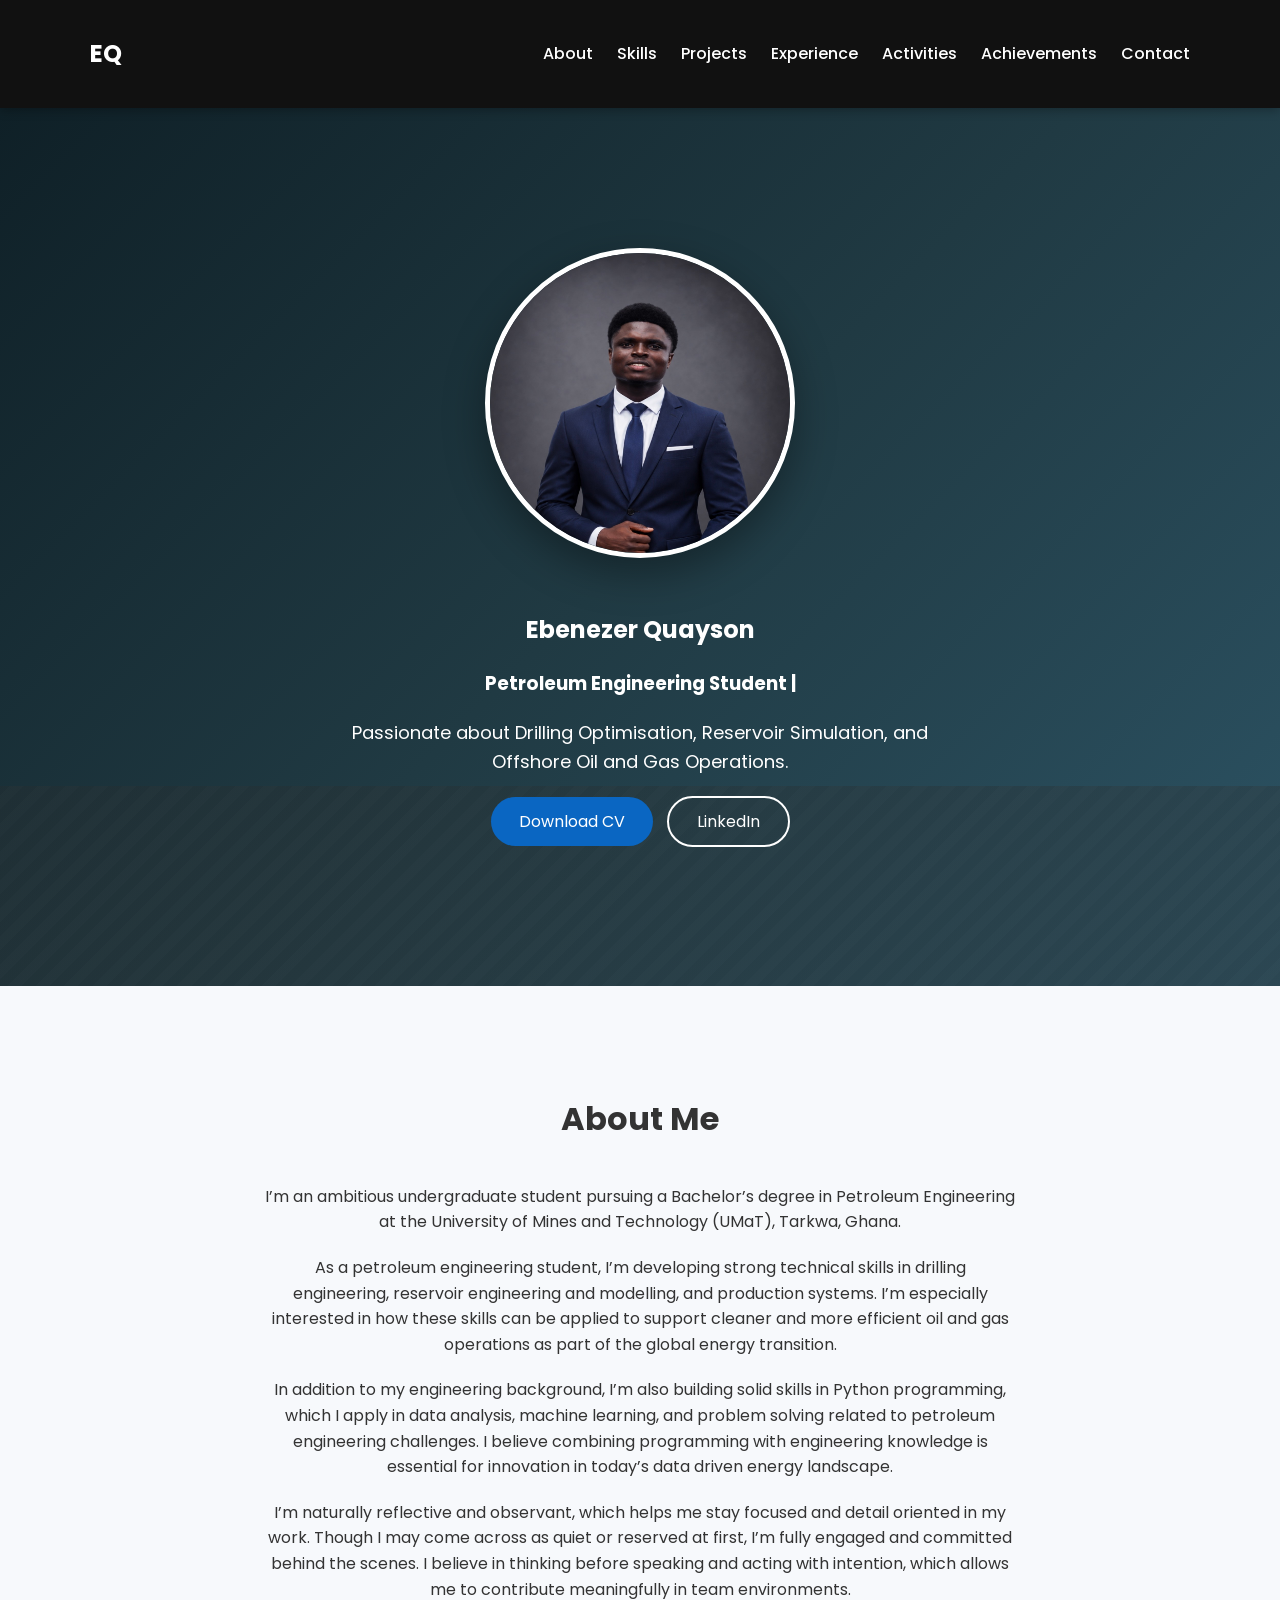
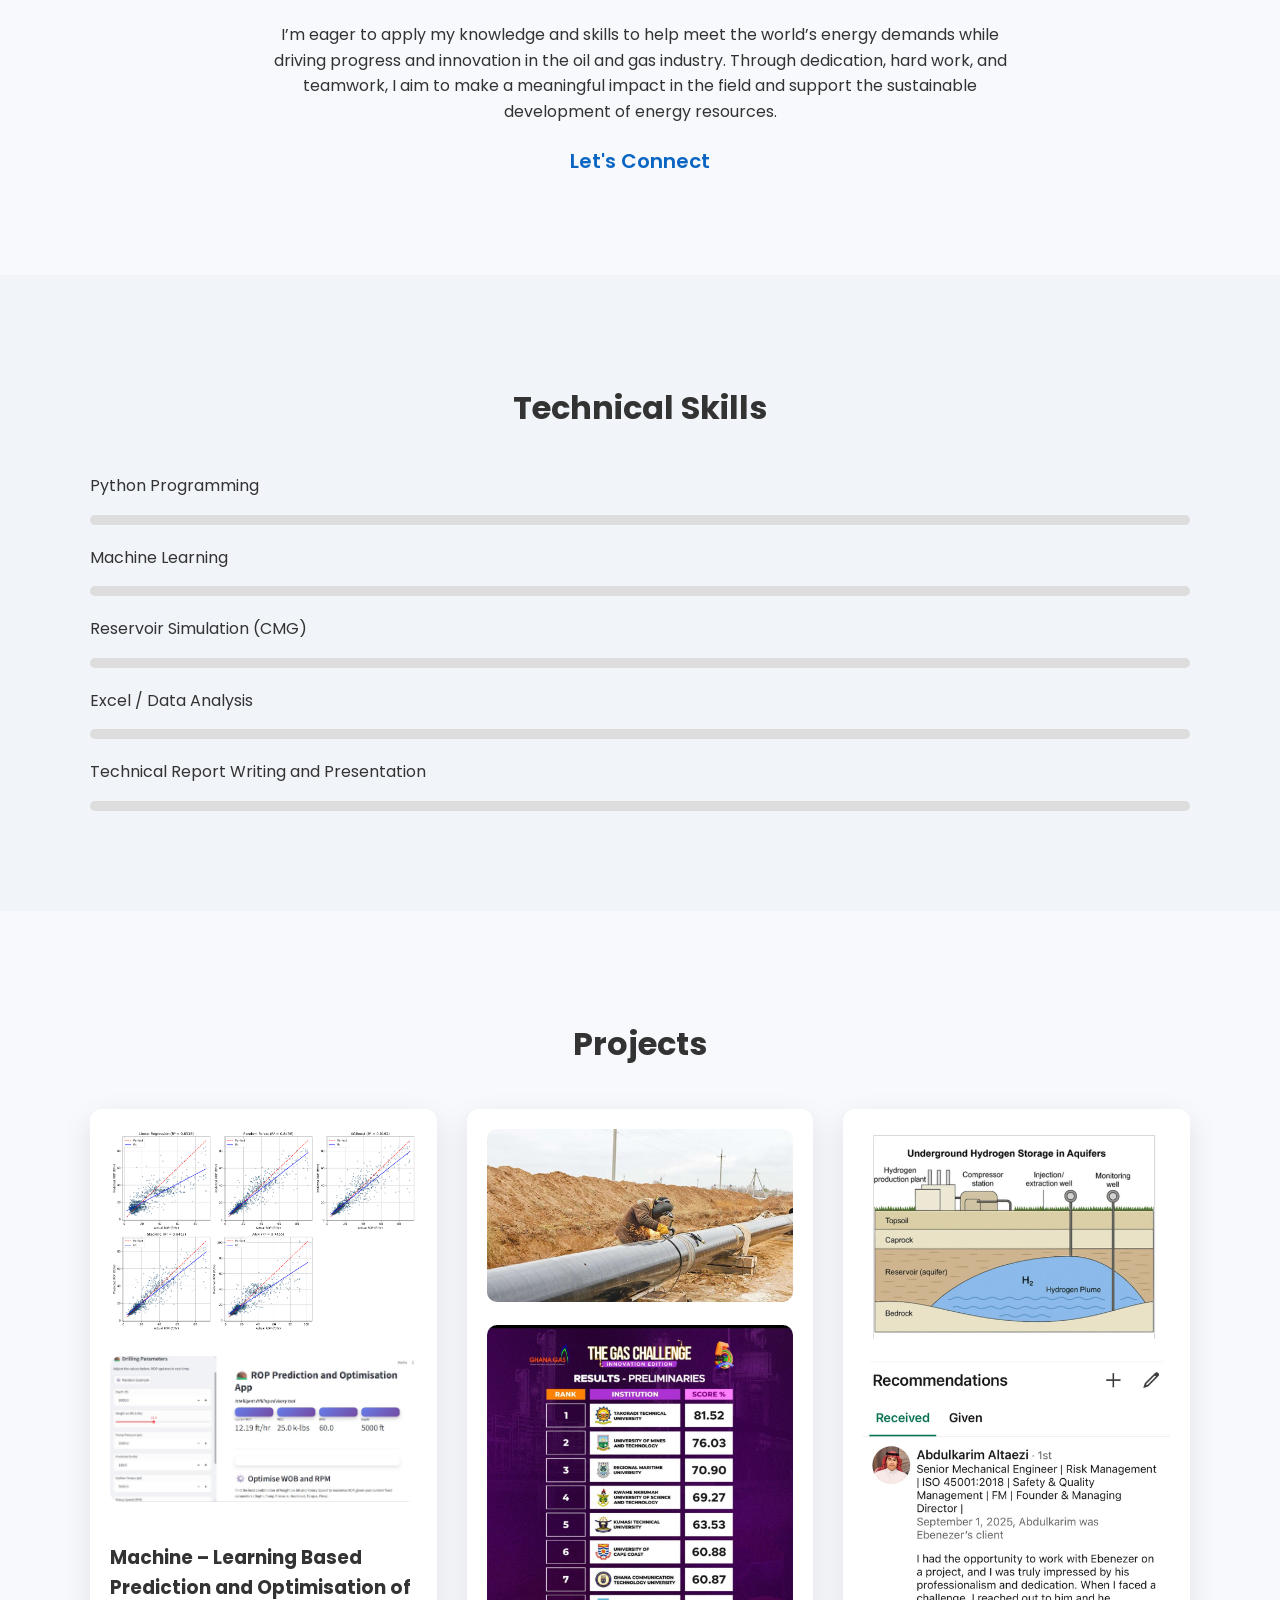
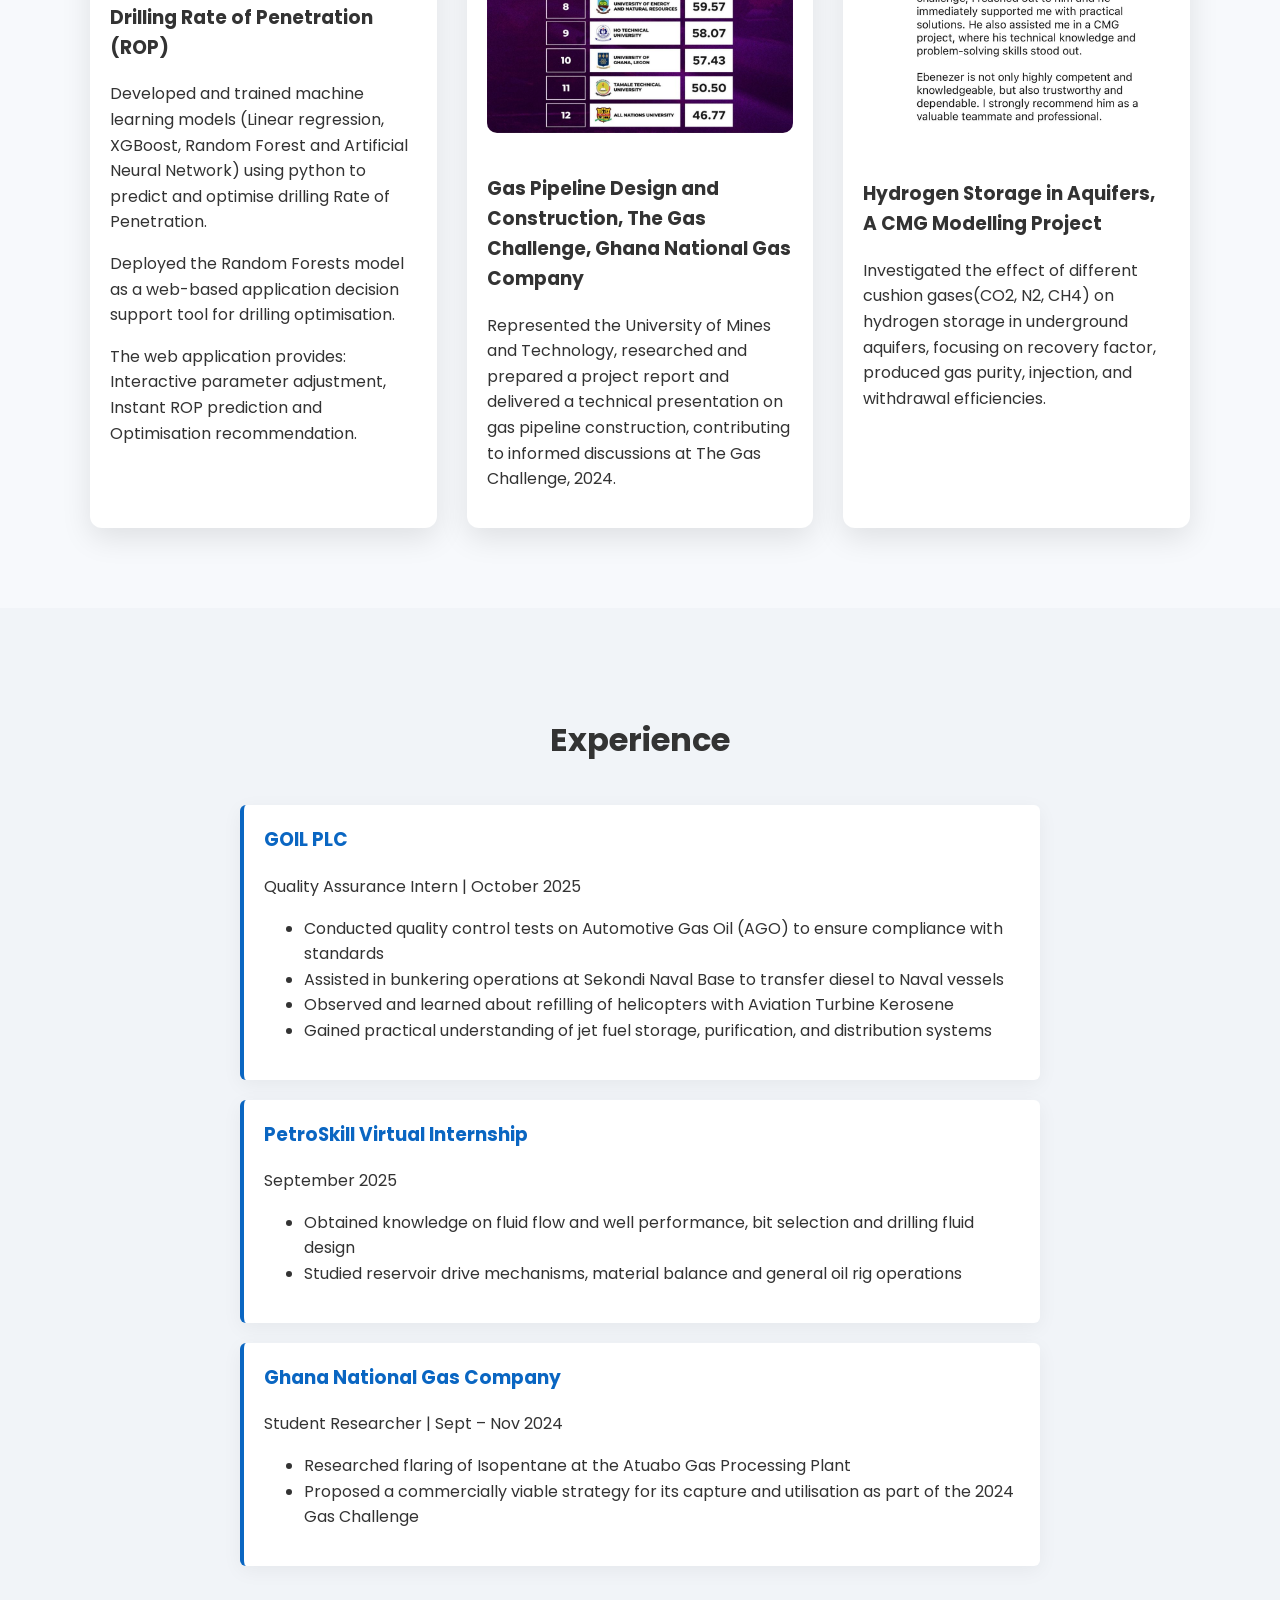
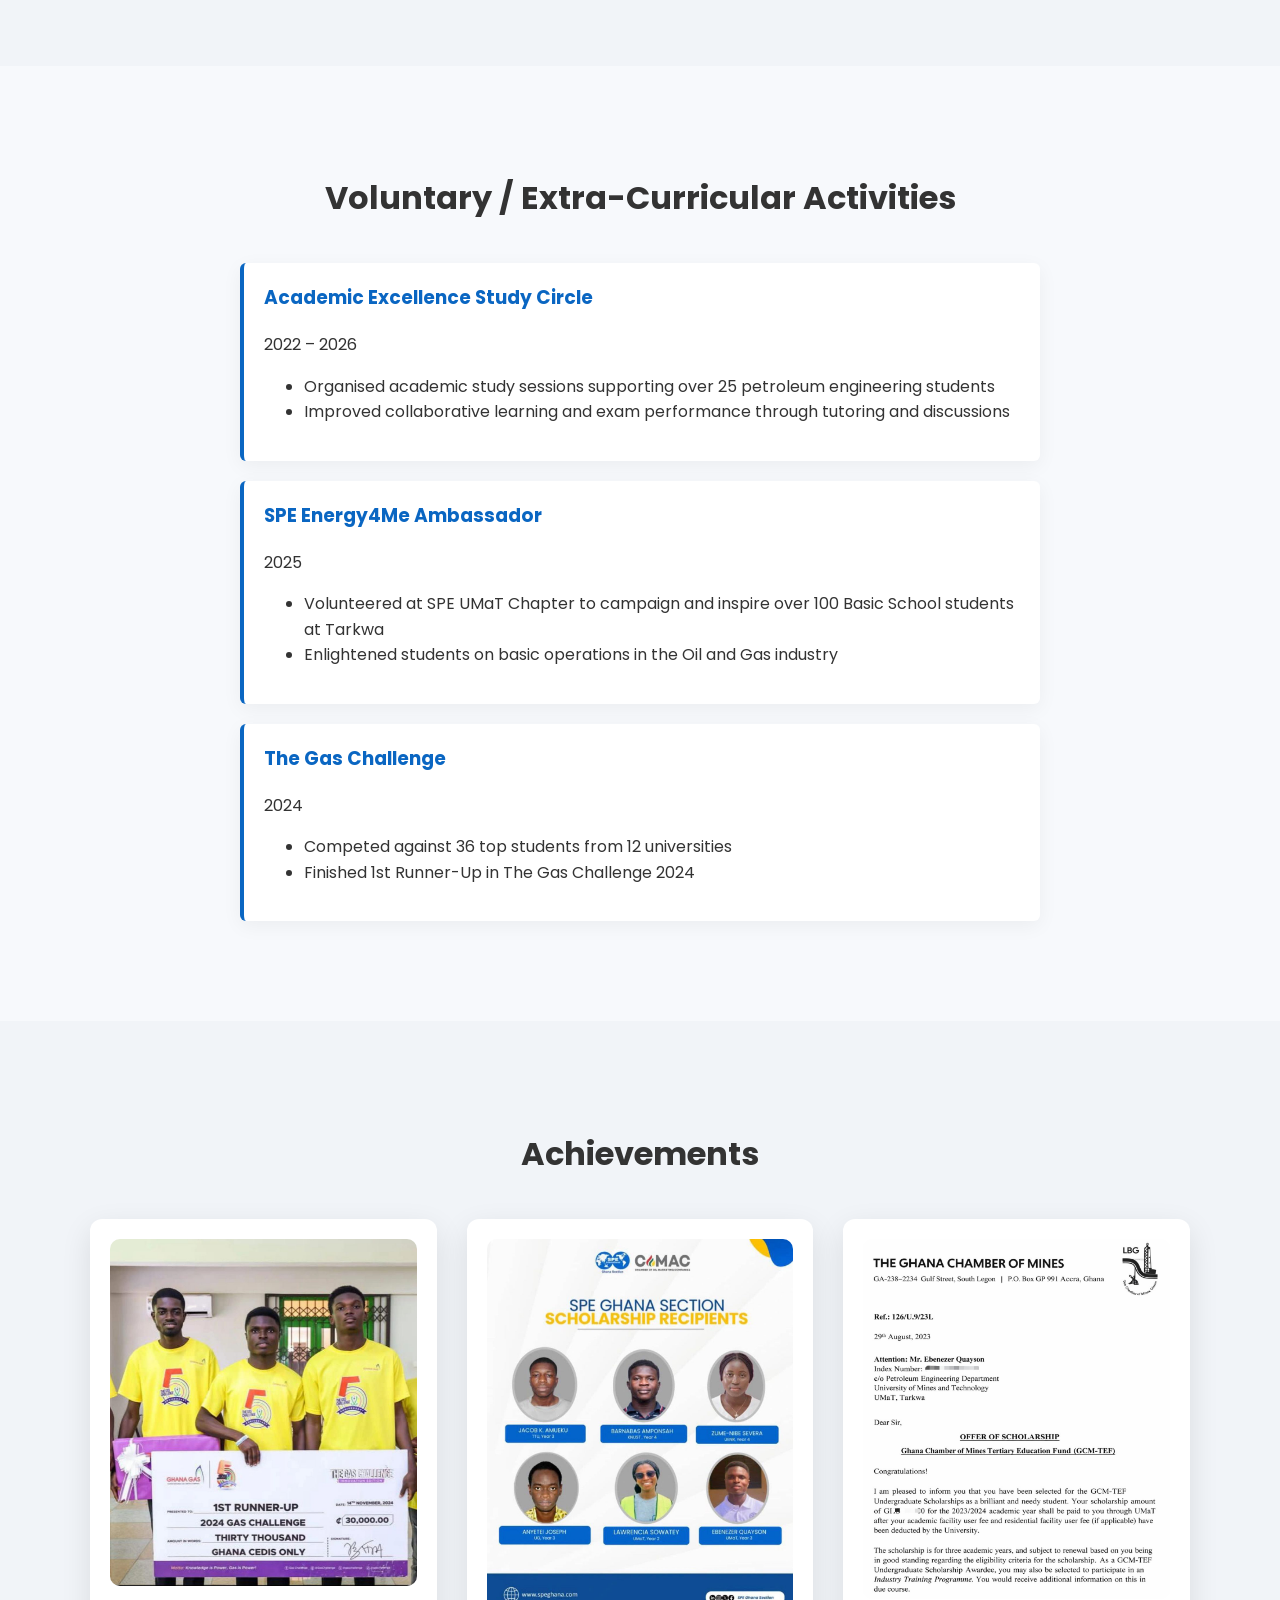
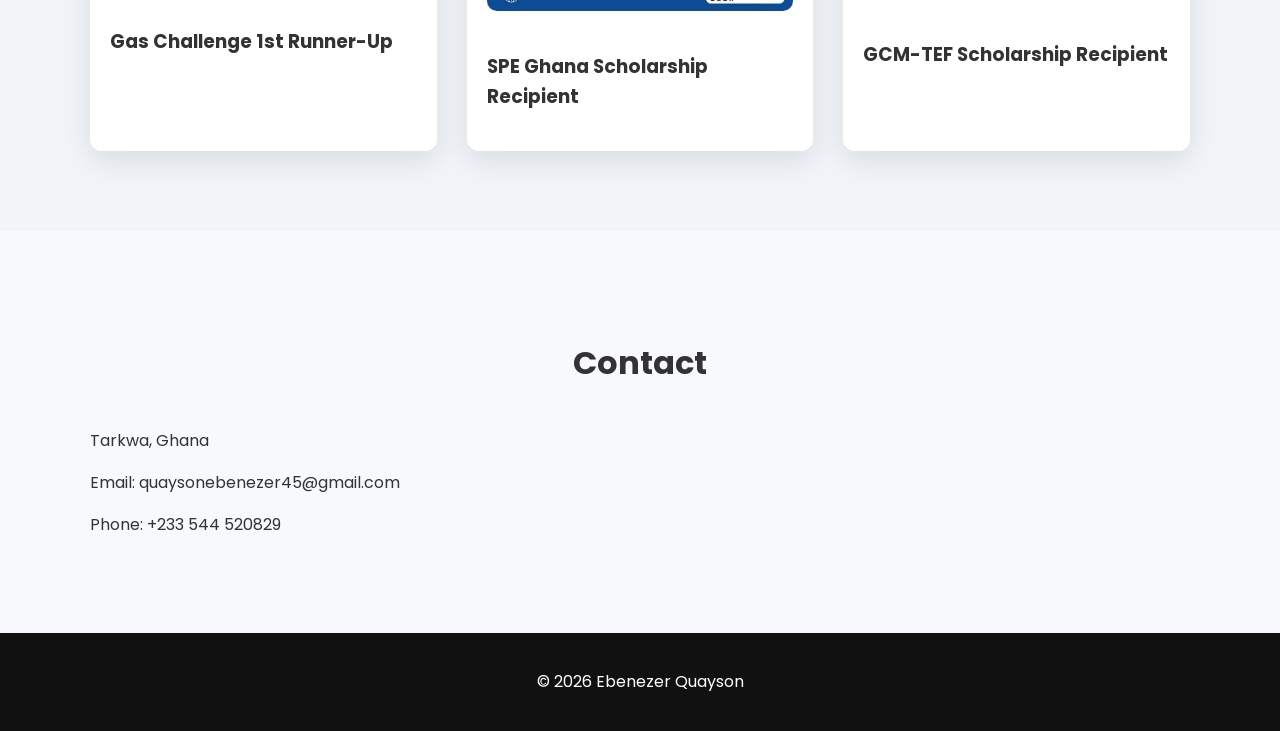
<file: index.html>
<!DOCTYPE html>
<html lang="en">

<head>
  <!-- Google tag (gtag.js) -->
<script async src="https://www.googletagmanager.com/gtag/js?id=G-5XXGQR2V9C"></script>
<script>
  window.dataLayer = window.dataLayer || [];
  function gtag(){dataLayer.push(arguments);}
  gtag('js', new Date());

  gtag('config', 'G-5XXGQR2V9C');
</script>
<meta charset="UTF-8">
<meta name="viewport" content="width=device-width, initial-scale=1.0">
<title>Ebenezer Quayson | Petroleum Engineering Student</title>

<link rel="stylesheet" href="style.css">
<link href="https://fonts.googleapis.com/css2?family=Poppins:wght@300;400;500;600;700&display=swap" rel="stylesheet">

</head>

<body>

<div class="scroll-bar"></div>

<!-- Header -->
<header class="dark-header">
  <div class="container nav">
    <h2 class="logo">EQ</h2>
    <nav>
      <a href="#about">About</a>
      <a href="#skills">Skills</a>
      <a href="#projects">Projects</a>
      <a href="#experience">Experience</a>
      <a href="#activities">Activities</a>
      <a href="#achievements">Achievements</a>
      <a href="#contact">Contact</a>
    </nav>
  </div>
</header>

<!-- Hero Section -->
<section class="hero">
  <div class="reservoir"></div>
  <div class="container hero-content">
    <img src="images/IMG_6314.jpeg" class="profile">
    <h1>Ebenezer Quayson</h1>
    <h3 class="typing"></h3>
    <p class="hero-text">
      Passionate about Drilling Optimisation, Reservoir Simulation, and Offshore Oil and Gas Operations.
    </p>
    <div class="hero-buttons">
      <a href="Official_Ebenezer_Quayson_CV.pdf" class="btn">Download CV</a>
      <a href="https://www.linkedin.com/in/ebenezerquayson131213" target="_blank" class="btn-outline">LinkedIn</a>
    </div>
  </div>
</section>

<!-- About Section -->
<section id="about" class="section">
  <div class="container">
    <h2 class="section-title">About Me</h2>
    <div class="about-content">
      <p>I’m an ambitious undergraduate student pursuing a Bachelor’s degree in Petroleum Engineering at the University of Mines and Technology (UMaT), Tarkwa, Ghana.</p>
      <p>As a petroleum engineering student, I’m developing strong technical skills in drilling engineering, reservoir engineering and modelling, and production systems. I’m especially interested in how these skills can be applied to support cleaner and more efficient oil and gas operations as part of the global energy transition.</p>
      <p>In addition to my engineering background, I’m also building solid skills in Python programming, which I apply in data analysis, machine learning, and problem solving related to petroleum engineering challenges. I believe combining programming with engineering knowledge is essential for innovation in today’s data driven energy landscape.</p>
      <p>I’m naturally reflective and observant, which helps me stay focused and detail oriented in my work. Though I may come across as quiet or reserved at first, I’m fully engaged and committed behind the scenes. I believe in thinking before speaking and acting with intention, which allows me to contribute meaningfully in team environments.</p>
      <p>I’m eager to apply my knowledge and skills to help meet the world’s energy demands while driving progress and innovation in the oil and gas industry. Through dedication, hard work, and teamwork, I aim to make a meaningful impact in the field and support the sustainable development of energy resources.</p>
      <h3 class="connect"><a href="https://www.linkedin.com/in/ebenezerquayson131213" target="_blank">Let's Connect</a></h3>
    </div>
  </div>
</section>

<!-- Skills Section -->
<section id="skills" class="section grey">
  <div class="container">
    <h2 class="section-title">Technical Skills</h2>
    <div class="skill">
      <p>Python Programming</p>
      <div class="skill-bar"><div class="skill-fill" data-width="85"></div></div>
    </div>
    <div class="skill">
      <p>Machine Learning</p>
      <div class="skill-bar"><div class="skill-fill" data-width="90"></div></div>
    </div>
    <div class="skill">
      <p>Reservoir Simulation (CMG)</p>
      <div class="skill-bar"><div class="skill-fill" data-width="85"></div></div>
    </div>
    <div class="skill">
      <p>Excel / Data Analysis</p>
      <div class="skill-bar"><div class="skill-fill" data-width="95"></div></div>
    </div>
    <div class="skill">
      <p>Technical Report Writing and Presentation</p>
      <div class="skill-bar"><div class="skill-fill" data-width="98"></div></div>
    </div>
  </div>
</section>

<!-- Projects Section -->
<section id="projects" class="section">
  <div class="container">
    <h2 class="section-title">Projects</h2>
    <div class="grid">
      <div class="card">
        <img src="images/project6.jpeg"> <img src="project1.jpeg">
        <h3>Machine – Learning Based Prediction and Optimisation of Drilling Rate of Penetration (ROP)</h3>
        <p>Developed and trained machine learning models (Linear regression, XGBoost, Random Forest and Artificial Neural Network) using python to predict and optimise drilling Rate of Penetration.</p>
        <p>Deployed the Random Forests model as a web-based application decision support tool for drilling optimisation.</p>
        <p>The web application provides: Interactive parameter adjustment, Instant ROP prediction and Optimisation recommendation.</p>
      </div>
      <div class="card">
        <img src="images/project2.jpeg"> <img src="images/project5.jpeg">
        <h3>Gas Pipeline Design and Construction, The Gas Challenge, Ghana National Gas Company</h3>
        <p>Represented the University of Mines and Technology, researched and prepared a project report and delivered a technical presentation on gas pipeline construction, contributing to informed discussions at The Gas Challenge, 2024.</p>
      </div>
        <div class="card">
        <img src="images/project3.jpeg"> <img src="images/project4.jpeg">
        <h3>Hydrogen Storage in Aquifers, A CMG Modelling Project</h3>
        <p>Investigated the effect of different cushion gases(CO2, N2, CH4) on hydrogen storage in underground aquifers, focusing on recovery factor, produced gas purity, injection, and withdrawal efficiencies.</p>
      </div>
    </div>
  </div>
</section>

<!-- Experience Section -->
<section id="experience" class="section grey">
  <div class="container">
    <h2 class="section-title">Experience</h2>
    <div class="timeline">
      <div class="timeline-item">
        <h3>GOIL PLC</h3>
        <p>Quality Assurance Intern | October 2025</p>
        <ul>
          <li>Conducted quality control tests on Automotive Gas Oil (AGO) to ensure compliance with standards</li>
          <li>Assisted in bunkering operations at Sekondi Naval Base to transfer diesel to Naval vessels</li>
          <li>Observed and learned about refilling of helicopters with Aviation Turbine Kerosene</li>
          <li>Gained practical understanding of jet fuel storage, purification, and distribution systems</li>
        </ul>
      </div>
      <div class="timeline-item">
        <h3>PetroSkill Virtual Internship</h3>
        <p>September 2025</p>
        <ul>
          <li>Obtained knowledge on fluid flow and well performance, bit selection and drilling fluid design</li>
          <li>Studied reservoir drive mechanisms, material balance and general oil rig operations</li>
        </ul>
      </div>
      <div class="timeline-item">
        <h3>Ghana National Gas Company</h3>
        <p>Student Researcher | Sept – Nov 2024</p>
        <ul>
          <li>Researched flaring of Isopentane at the Atuabo Gas Processing Plant</li>
          <li>Proposed a commercially viable strategy for its capture and utilisation as part of the 2024 Gas Challenge</li>
        </ul>
      </div>
    </div>
  </div>
</section>

<!-- Activities Section -->
<section id="activities" class="section">
  <div class="container">
    <h2 class="section-title">Voluntary / Extra-Curricular Activities</h2>
    <div class="timeline">
      <div class="timeline-item">
        <h3>Academic Excellence Study Circle</h3>
        <p>2022 – 2026</p>
        <ul>
          <li>Organised academic study sessions supporting over 25 petroleum engineering students</li>
          <li>Improved collaborative learning and exam performance through tutoring and discussions</li>
        </ul>
      </div>
      <div class="timeline-item">
        <h3>SPE Energy4Me Ambassador</h3>
        <p>2025</p>
        <ul>
          <li>Volunteered at SPE UMaT Chapter to campaign and inspire over 100 Basic School students at Tarkwa</li>
          <li>Enlightened students on basic operations in the Oil and Gas industry</li>
        </ul>
      </div>
      <div class="timeline-item">
        <h3>The Gas Challenge</h3>
        <p>2024</p>
        <ul>
          <li>Competed against 36 top students from 12 universities</li>
          <li>Finished 1st Runner-Up in The Gas Challenge 2024</li>
        </ul>
      </div>
    </div>
  </div>
</section>

<!-- Achievements Section -->
<section id="achievements" class="section grey">
  <div class="container">
    <h2 class="section-title">Achievements</h2>
    <div class="grid">
      <div class="card">
        <img src="images/competition1.jpeg" alt="Gas Challenge 1st Runner-Up">
        <h3>Gas Challenge 1st Runner-Up</h3>
      </div>
      <div class="card">
        <img src="images/competition2.jpeg" alt="SPE Ghana Scholarship Recipient">
        <h3>SPE Ghana Scholarship Recipient</h3>
       </div>
       <div class="card">
        <img src="images/gcmtef.jpeg" alt="GCM-TEF Scholarship Recipient">
        <h3>GCM-TEF Scholarship Recipient</h3>
      </div>
    </div>
  </div>
</section>

<!-- Contact Section -->
<section id="contact" class="section">
  <div class="container">
    <h2 class="section-title">Contact</h2>
    <p>Tarkwa, Ghana</p>
    <p>Email: quaysonebenezer45@gmail.com</p>
    <p>Phone: +233 544 520829</p>
  </div>
</section>

<button id="topBtn">↑</button>

<footer class="dark-footer">
  <p>© 2026 Ebenezer Quayson</p>
</footer>

<script src="script.js"></script>
</body>
</html>
</file>
<file: style.css>
/* General */
body{
  font-family:Poppins, sans-serif;
  margin:0;
  background:#f7f9fc;
  color:#333;
  line-height:1.6;
  overflow-x:hidden;
}

.container{
  max-width:1100px;
  margin:auto;
  padding:0 20px;
}

/* Scroll Progress Bar */
.scroll-bar{
  position:fixed;
  top:0;
  left:0;
  height:4px;
  width:0%;
  background:#0A66C2;
  z-index:2000;
}

/* Header */
.dark-header{
  position:sticky;
  top:0;
  background:#111;
  color:white;
  box-shadow:0 2px 10px rgba(0,0,0,0.3);
  z-index:1000;
}

.nav{
  display:flex;
  justify-content:space-between;
  align-items:center;
  padding:15px 0;
}

nav a{
  margin-left:20px;
  text-decoration:none;
  color:white;
  font-weight:500;
}

/* Hero Section */
.hero{
  position:relative;
  background:linear-gradient(135deg,#0f2027,#203a43,#2c5364);
  color:white;
  text-align:center;
  padding:140px 0;
  overflow:hidden;
}

.hero-content{
  position:relative;
  z-index:2;
}

.hero-text{
  max-width:600px;
  margin:20px auto;
  font-size:18px;
}

.profile{
  width:300px;
  height:300px;
  border-radius:50%;
  border:5px solid white;
  box-shadow:0 15px 40px rgba(0,0,0,0.35);
  margin-bottom:25px;
  transition:transform 0.5s ease;
}

.profile:hover{
  transform:scale(1.05);
}

/* Hero Buttons */
.btn{
  background:#0A66C2;
  padding:12px 28px;
  border-radius:30px;
  color:white;
  text-decoration:none;
  margin-right:10px;
  display:inline-block;
  transition:all 0.3s ease;
}

.btn:hover{
  background:#004182;
}

.btn-outline{
  border:2px solid white;
  padding:12px 28px;
  border-radius:30px;
  color:white;
  text-decoration:none;
  transition:all 0.3s ease;
}

.btn-outline:hover{
  background:white;
  color:#0A66C2;
}

/* Reservoir Animation */
.reservoir{
  position:absolute;
  bottom:0;
  width:100%;
  height:200px;
  background:repeating-linear-gradient(
    -45deg,
    #2b2b2b,
    #2b2b2b 10px,
    #333 10px,
    #333 20px
  );
  animation:flow 20s linear infinite;
  opacity:0.3;
  z-index:1;
}

@keyframes flow{
  0%{background-position:0 0;}
  100%{background-position:500px 0;}
}

/* Drilling Rig Animation */
.rig{
  position:absolute;
  bottom:120px;
  right:5%;
  width:140px;
  opacity:0.5;
  animation:rigMove 5s ease-in-out infinite;
  z-index:1;
}

@keyframes rigMove{
  0%{transform:translateY(0);}
  50%{transform:translateY(-10px);}
  100%{transform:translateY(0);}
}

/* Sections */
.section{
  padding:80px 0;
}

.grey{
  background:#f1f4f8;
}

.section-title{
  text-align:center;
  font-size:32px;
  margin-bottom:40px;
}

/* About Content & Timeline Animations */
.about-content{
  max-width:750px;
  margin:auto;
  text-align:center;
}

.about-content p, .timeline-item{
  opacity:0;
  transform:translateY(40px);
  transition:all 1s ease;
  margin-bottom:20px;
}

.about-content p.show, .timeline-item.show{
  opacity:1;
  transform:translateY(0);
}

/* Connect */
.connect a{
  color:#0A66C2;
  text-decoration:none;
  font-weight:600;
  font-size:20px;
  transition:all 0.3s ease;
}

.connect a:hover{
  letter-spacing:1px;
  color:#004182;
}

/* Timeline */
.timeline{
  max-width:800px;
  margin:auto;
}

.timeline-item{
  background:white;
  padding:20px;
  border-left:4px solid #0A66C2;
  margin-bottom:20px;
  border-radius:6px;
  box-shadow:0 5px 20px rgba(0,0,0,0.05);
}

.timeline-item h3{
  margin-top:0;
  color:#0A66C2;
}

/* Skills */
.skill-bar{
  background:#ddd;
  height:10px;
  border-radius:20px;
  margin-bottom:20px;
}

.skill-fill{
  height:10px;
  background:#0A66C2;
  width:0;
  border-radius:20px;
  transition:width 2s ease;
}

/* Projects */
.grid{
  display:grid;
  grid-template-columns:repeat(auto-fit,minmax(260px,1fr));
  gap:30px;
}

.card{
  background:white;
  padding:20px;
  border-radius:12px;
  box-shadow:0 10px 30px rgba(0,0,0,0.1);
  transition:0.4s;
}

.card:hover{
  transform:translateY(-10px);
}

.card img{
  width:100%;
  border-radius:10px;
  margin-bottom:15px;
}

/* Back to Top */
#topBtn{
  position:fixed;
  bottom:30px;
  right:30px;
  background:#0A66C2;
  color:white;
  border:none;
  padding:12px 16px;
  border-radius:50%;
  cursor:pointer;
  display:none;
  z-index:100;
}

/* Dark Footer */
.dark-footer{
  background:#111;
  color:white;
  text-align:center;
  padding:20px 0;
  font-size:16px;
}

/* Responsive */
@media(max-width:768px){
  .hero h1{font-size:36px;}
  .hero-text{font-size:16px;}
  .profile{width:180px;height:180px;}
  nav a{margin-left:10px;}
}
</file>
